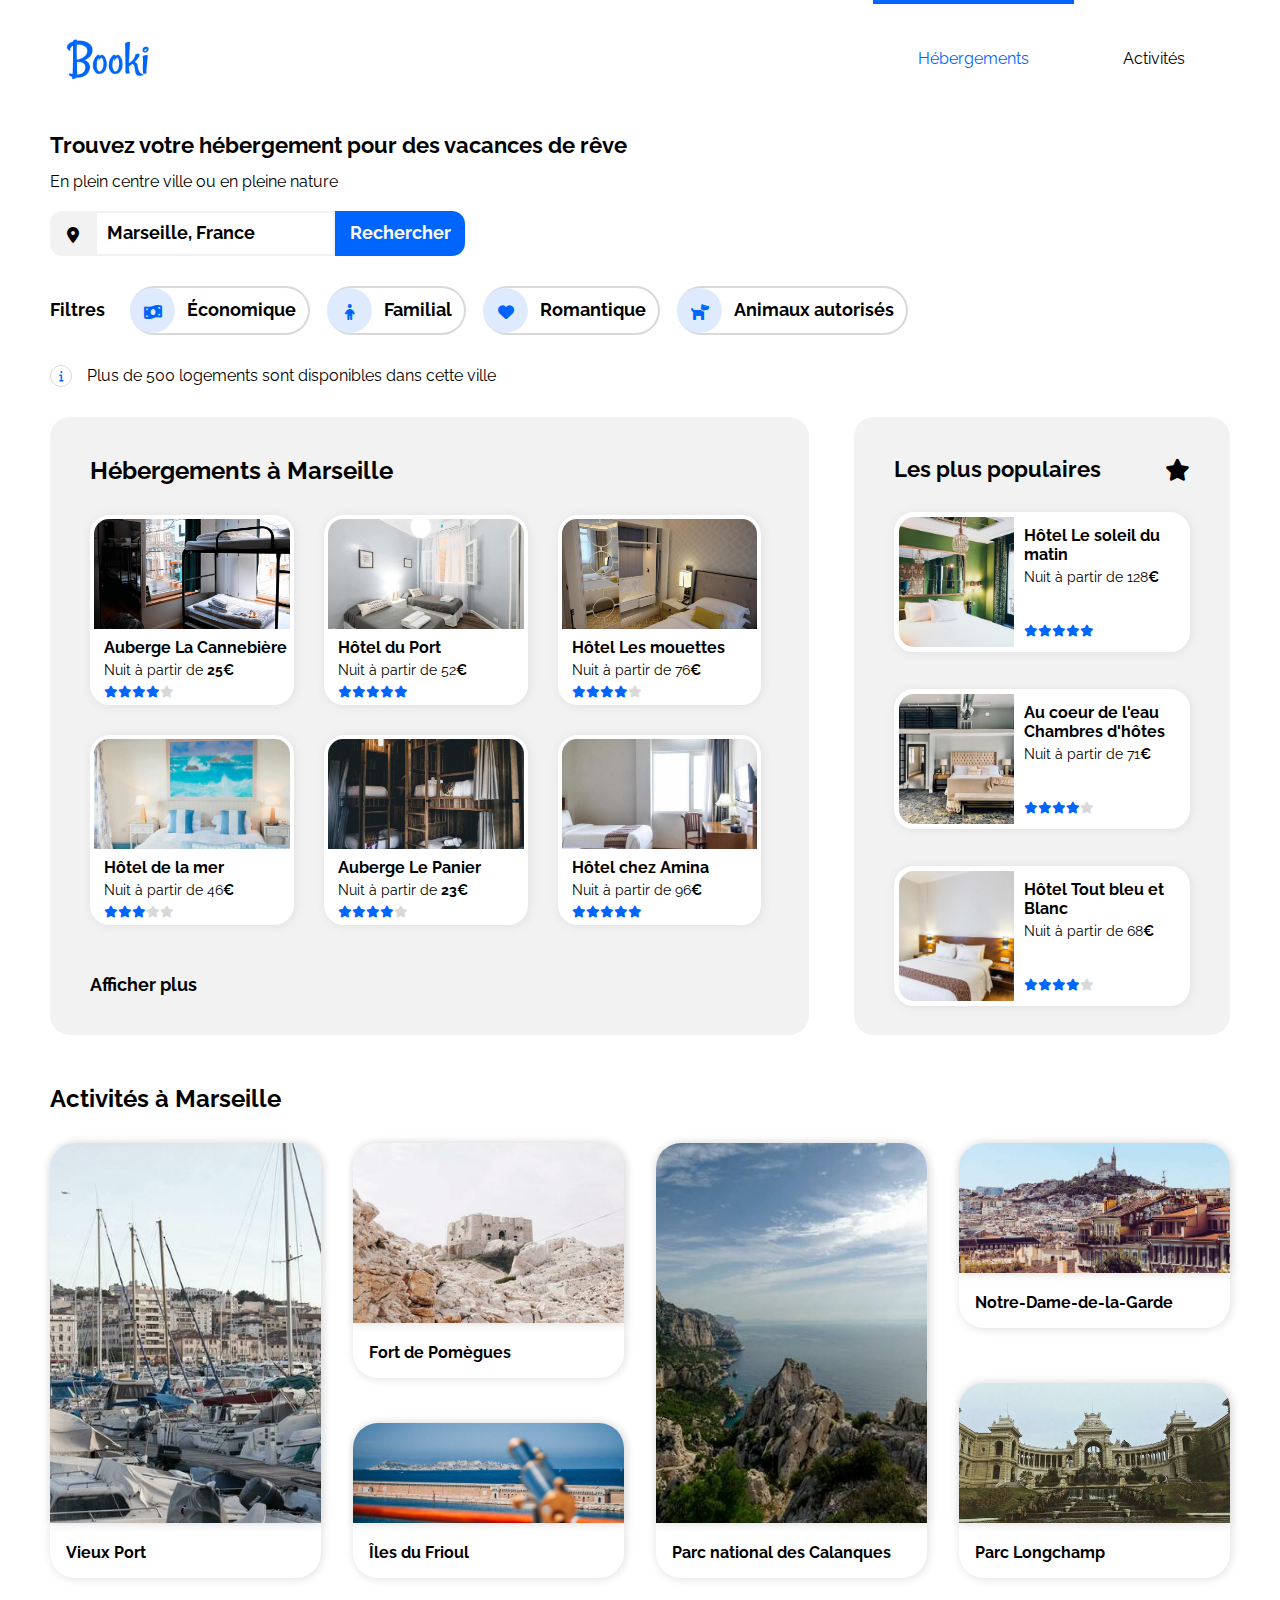
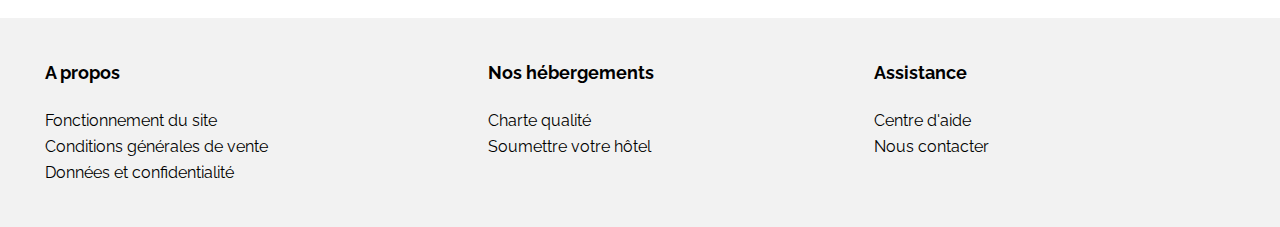
<file: index.html>
<!DOCTYPE html>
<html lang="fr">
  <head>
    <meta charset="utf-8" />
    <meta name="viewport" content="width=device-width, initial-scale=1" />
    <link rel="stylesheet" href="./css/normalize.css" />
    <link rel="stylesheet" href="./css/style.css" />
    <link
      href="https://fonts.googleapis.com/css2?family=Raleway:wght@400;700&display=swap"
      rel="stylesheet"
    />
    <link
      rel="stylesheet"
      href="https://cdnjs.cloudflare.com/ajax/libs/font-awesome/6.2.0/css/all.min.css"
    />
    <link rel="shortcut icon" href="./images/logo/Booki@3x.png" />
    <title>Booki</title>
  </head>

  <body>
    <div id="container">
      <!-- Header -->
      <header>
        <img id="logo" src="./images/logo/Booki.png" alt="Booki logo" />
        <nav aria-label="Booki Main Navigation" role="menubar">
          <a role="menuitem" class="menu-item active" href="#page-accommodation"
            >Hébergements</a
          >
          <a role="menuitem" class="menu-item" href="#page-activities"
            >Activités</a
          >
        </nav>
      </header>

      <!-- Main -->
      <main>
        <!-- Section search -->
        <section
          aria-label="Find your accommodation for a dream vacation"
          class="search"
        >
          <h1>Trouvez votre hébergement pour des vacances de rêve</h1>
          <p>En plein centre ville ou en pleine nature</p>

          <form role="search" action="#" class="formula">
            <label class="visuallyhidden">search</label>
            <i class="dark-icon fas fa-map-marker-alt"></i>
            <input
              type="search"
              name="destination"
              class="destination"
              placeholder="Marseille, France"
              aria-label="Search through site content"
            />
            <button
              aria-label="submit your search"
              type="submit"
              class="search-French"
            >
              Rechercher
            </button>
            <button type="button" class="search-button">
              <i class="fas fa-search"></i>
            </button>
          </form>
        </section>

        <!-- Section filter -->
        <section aria-label="Filters" class="filter">
          <h2>Filtres</h2>
          <ul>
            <li>
              <i class="blue-icon fas fa-money-bill-wave"></i
              ><a href="#">Économique</a>
            </li>
            <li>
              <i class="blue-icon fas fa-child"></i><a href="#">Familial</a>
            </li>
            <li>
              <i class="blue-icon fas fa-heart"></i><a href="#">Romantique</a>
            </li>
            <li>
              <i class="blue-icon fas fa-dog"></i
              ><a href="#">Animaux autorisés</a>
            </li>
          </ul>
        </section>

        <!-- Info -->
        <div class="tooltip" role="tooltip">
          <i class="fas fa-info"> </i>
          <p>Plus de 500 logements sont disponibles dans cette ville</p>
          <span class="tooltiptext">Beaucoup de choix, dis donc !</span>
        </div>

        <!-- Section accommodation-->
        <section
          aria-label="Accommodation in Marseille"
          id="page-accommodation"
        >
          <!-- accommodation in Marseille-->
          <div class="accommodation-Marseille">
            <h2>Hébergements à Marseille</h2>
            <div class="card-accommodation-Marseille">
              <article class="card-hotel">
                <a href="#">
                  <img
                    src="./images/hebergements/4_small/marcus-loke-WQJvWU_HZFo-unsplash.jpg"
                    alt="Auberge La Cannebière"
                  />
                  <div class="card-body-hotel">
                    <h3>Auberge La Cannebière</h3>
                    <p>Nuit à partir de <strong>25€</strong></p>
                    <div class="star-rating-M">
                      <i class="full fas fa-star"></i>
                      <i class="full fas fa-star"></i>
                      <i class="full fas fa-star"></i>
                      <i class="full fas fa-star"></i>
                      <i class="empty fas fa-star"></i>
                    </div>
                  </div>
                </a>
              </article>

              <article class="card-hotel">
                <a href="#">
                  <img
                    src="./images/hebergements/4_small/fred-kleber-gTbaxaVLvsg-unsplash.jpg"
                    alt="Hôtel du Port"
                  />
                  <div class="card-body-hotel">
                    <h3>Hôtel du Port</h3>
                    <p>Nuit à partir de 52<strong>€</strong></p>
                    <div class="star-rating-M">
                      <i class="full fas fa-star"></i>
                      <i class="full fas fa-star"></i>
                      <i class="full fas fa-star"></i>
                      <i class="full fas fa-star"></i>
                      <i class="full fas fa-star"></i>
                    </div>
                  </div>
                </a>
              </article>

              <article class="card-hotel">
                <a href="#">
                  <img
                    src="./images/hebergements/4_small/reisetopia-B8WIgxA_PFU-unsplash.jpg"
                    alt="Hôtel Les mouettes"
                  />
                  <div class="card-body-hotel">
                    <h3>Hôtel Les mouettes</h3>
                    <p>Nuit à partir de 76<strong>€</strong></p>
                    <div class="star-rating-M">
                      <i class="full fas fa-star"></i>
                      <i class="full fas fa-star"></i>
                      <i class="full fas fa-star"></i>
                      <i class="full fas fa-star"></i>
                      <i class="empty fas fa-star"></i>
                    </div>
                  </div>
                </a>
              </article>

              <article class="card-hotel">
                <a href="#">
                  <img
                    src="./images/hebergements/4_small/annie-spratt-Eg1qcIitAuA-unsplash.jpg"
                    alt="Hôtel de la mer"
                  />
                  <div class="card-body-hotel">
                    <h3>Hôtel de la mer</h3>
                    <p>Nuit à partir de 46<strong>€</strong></p>
                    <div class="star-rating-M">
                      <i class="full fas fa-star"></i>
                      <i class="full fas fa-star"></i>
                      <i class="full fas fa-star"></i>
                      <i class="empty fas fa-star"></i>
                      <i class="empty fas fa-star"></i>
                    </div>
                  </div>
                </a>
              </article>

              <article class="card-hotel">
                <a href="#">
                  <img
                    src="./images/hebergements/4_small/nicate-lee-kT-ZyaiwBe0-unsplash.jpg"
                    alt="Auberge Le Panier"
                  />
                  <div class="card-body-hotel">
                    <h3>Auberge Le Panier</h3>
                    <p>Nuit à partir de <strong>23€</strong></p>
                    <div class="star-rating-M">
                      <i class="full fas fa-star"></i>
                      <i class="full fas fa-star"></i>
                      <i class="full fas fa-star"></i>
                      <i class="full fas fa-star"></i>
                      <i class="empty fas fa-star"></i>
                    </div>
                  </div>
                </a>
              </article>

              <article class="card-hotel">
                <a href="#">
                  <img
                    src="./images/hebergements/4_small/febrian-zakaria-M6S1WvfW68A-unsplash.jpg"
                    alt="Hôtel chez Amina"
                  />
                  <div class="card-body-hotel">
                    <h3>Hôtel chez Amina</h3>
                    <p>Nuit à partir de 96<strong>€</strong></p>
                    <div class="star-rating-M">
                      <i class="full fas fa-star"></i>
                      <i class="full fas fa-star"></i>
                      <i class="full fas fa-star"></i>
                      <i class="full fas fa-star"></i>
                      <i class="full fas fa-star"></i>
                    </div>
                  </div>
                </a>
              </article>
            </div>
            <a class="link-show-more" href="#">Afficher plus</a>
          </div>

          <!-- the most popular -->
          <aside class="page-populars">
            <h2>
              Les plus populaires
              <i class="fa-solid fa-star"></i>
            </h2>
            <div class="card-populars">
              <article class="card-populars-hotels">
                <a href="#">
                  <img
                    src="./images/hebergements/4_small/emile-guillemot-Bj_rcSC5XfE-unsplash.jpg"
                    alt="Hôtel Le soleil du matin"
                  />
                  <div class="card-body-populars-hotels">
                    <h3>Hôtel Le soleil du matin</h3>
                    <p>Nuit à partir de 128<strong>€</strong></p>
                    <div class="star-rating-P">
                      <i class="full fas fa-star"></i>
                      <i class="full fas fa-star"></i>
                      <i class="full fas fa-star"></i>
                      <i class="full fas fa-star"></i>
                      <i class="full fas fa-star"></i>
                    </div>
                  </div>
                </a>
              </article>

              <article class="card-populars-hotels">
                <a href="#">
                  <img
                    src="./images/hebergements/4_small/aw-creative-VGs8z60yT2c-unsplash.jpg"
                    alt="Au coeur de l'eau Chambre d'hôtes"
                  />
                  <div class="card-body-populars-hotels">
                    <h3>Au coeur de l'eau Chambres d'hôtes</h3>
                    <p>Nuit à partir de 71<strong>€</strong></p>
                    <div class="star-rating-P">
                      <i class="full fas fa-star"></i>
                      <i class="full fas fa-star"></i>
                      <i class="full fas fa-star"></i>
                      <i class="full fas fa-star"></i>
                      <i class="empty fas fa-star"></i>
                    </div>
                  </div>
                </a>
              </article>

              <article class="card-populars-hotels">
                <a href="#">
                  <img
                    src="./images/hebergements/4_small/febrian-zakaria-sjvU0THccQA-unsplash.jpg"
                    alt="Hôtel Tout bleu et Blanc"
                  />
                  <div class="card-body-populars-hotels">
                    <h3>Hôtel Tout bleu et Blanc</h3>
                    <p>Nuit à partir de 68<strong>€</strong></p>
                    <div class="star-rating-P">
                      <i class="full fas fa-star"></i>
                      <i class="full fas fa-star"></i>
                      <i class="full fas fa-star"></i>
                      <i class="full fas fa-star"></i>
                      <i class="empty fas fa-star"></i>
                    </div>
                  </div>
                </a>
              </article>
            </div>
          </aside>
        </section>

        <!-- Section activities in Marseille-->
        <section aria-label="Activities in Marseille" id="page-activities">
          <h2>Activités à Marseille</h2>
          <div class="card-activities">
            <article class="card-one">
              <a href="#">
                <figure class="one-image">
                  <img
                    src="./images/activites/4_small/reno-laithienne-QUgJhdY5Fyk-unsplash.jpg"
                    alt="Vieux Port"
                  />
                  <h3>Vieux Port</h3>
                </figure>
              </a>
            </article>

            <div class="card-group">
              <article class="card-group-1">
                <a href="#">
                  <figure>
                    <img
                      src="./images/activites/4_small/paul-hermann-QFTrLdQIRhI-unsplash.jpg"
                      alt="Fort de Pomègues"
                    />
                    <h3>Fort de Pomègues</h3>
                  </figure>
                </a>
              </article>

              <article class="card-group-2">
                <a href="#">
                  <figure>
                    <img
                      src="./images/activites/4_small/kevin-hikari-rV_Qd1l-VXg-unsplash.jpg"
                      alt="Île du Frioul"
                    />
                    <h3>Îles du Frioul</h3>
                  </figure>
                </a>
              </article>
            </div>

            <article class="card-one">
              <a href="#">
                <figure class="one-image">
                  <img
                    src="./images/activites/4_small/kilyan-sockalingum-NR8-cBCN3aI-unsplash.jpg"
                    alt="Parc national des Calanques"
                  />
                  <h3>Parc national des Calanques</h3>
                </figure>
              </a>
            </article>

            <div class="card-group">
              <article class="card-group-3">
                <a href="#">
                  <figure>
                    <img
                      src="./images/activites/4_small/florian-wehde-xW9e8gdotxI-unsplash.jpg"
                      alt="Notre-Dame-de-la-Garde"
                    />
                    <h3>Notre-Dame-de-la-Garde</h3>
                  </figure>
                </a>
              </article>

              <article class="card-group-4">
                <a href="#">
                  <figure>
                    <img
                      src="./images/activites/4_small/lena-paulin-wH2-EJoDcV0-unsplash.jpg"
                      alt="Parc Longchamps"
                    />
                    <h3>Parc Longchamp</h3>
                  </figure>
                </a>
              </article>
            </div>
          </div>
        </section>
      </main>

      <!--Footer  -->
      <footer aria-label="Footer">
        <div>
          <h2>A propos</h2>
          <ul>
            <li><a href="#">Fonctionnement du site</a></li>
            <li><a href="#">Conditions générales de vente</a></li>
            <li><a href="#">Données et confidentialité</a></li>
          </ul>
        </div>

        <div>
          <h2>Nos hébergements</h2>
          <ul>
            <li><a href="#">Charte qualité</a></li>
            <li><a href="#">Soumettre votre hôtel</a></li>
          </ul>
        </div>

        <div>
          <h2>Assistance</h2>
          <ul>
            <li><a href="#">Centre d'aide</a></li>
            <li><a href="#">Nous contacter</a></li>
          </ul>
        </div>
      </footer>
    </div>
  </body>
</html>
</file>
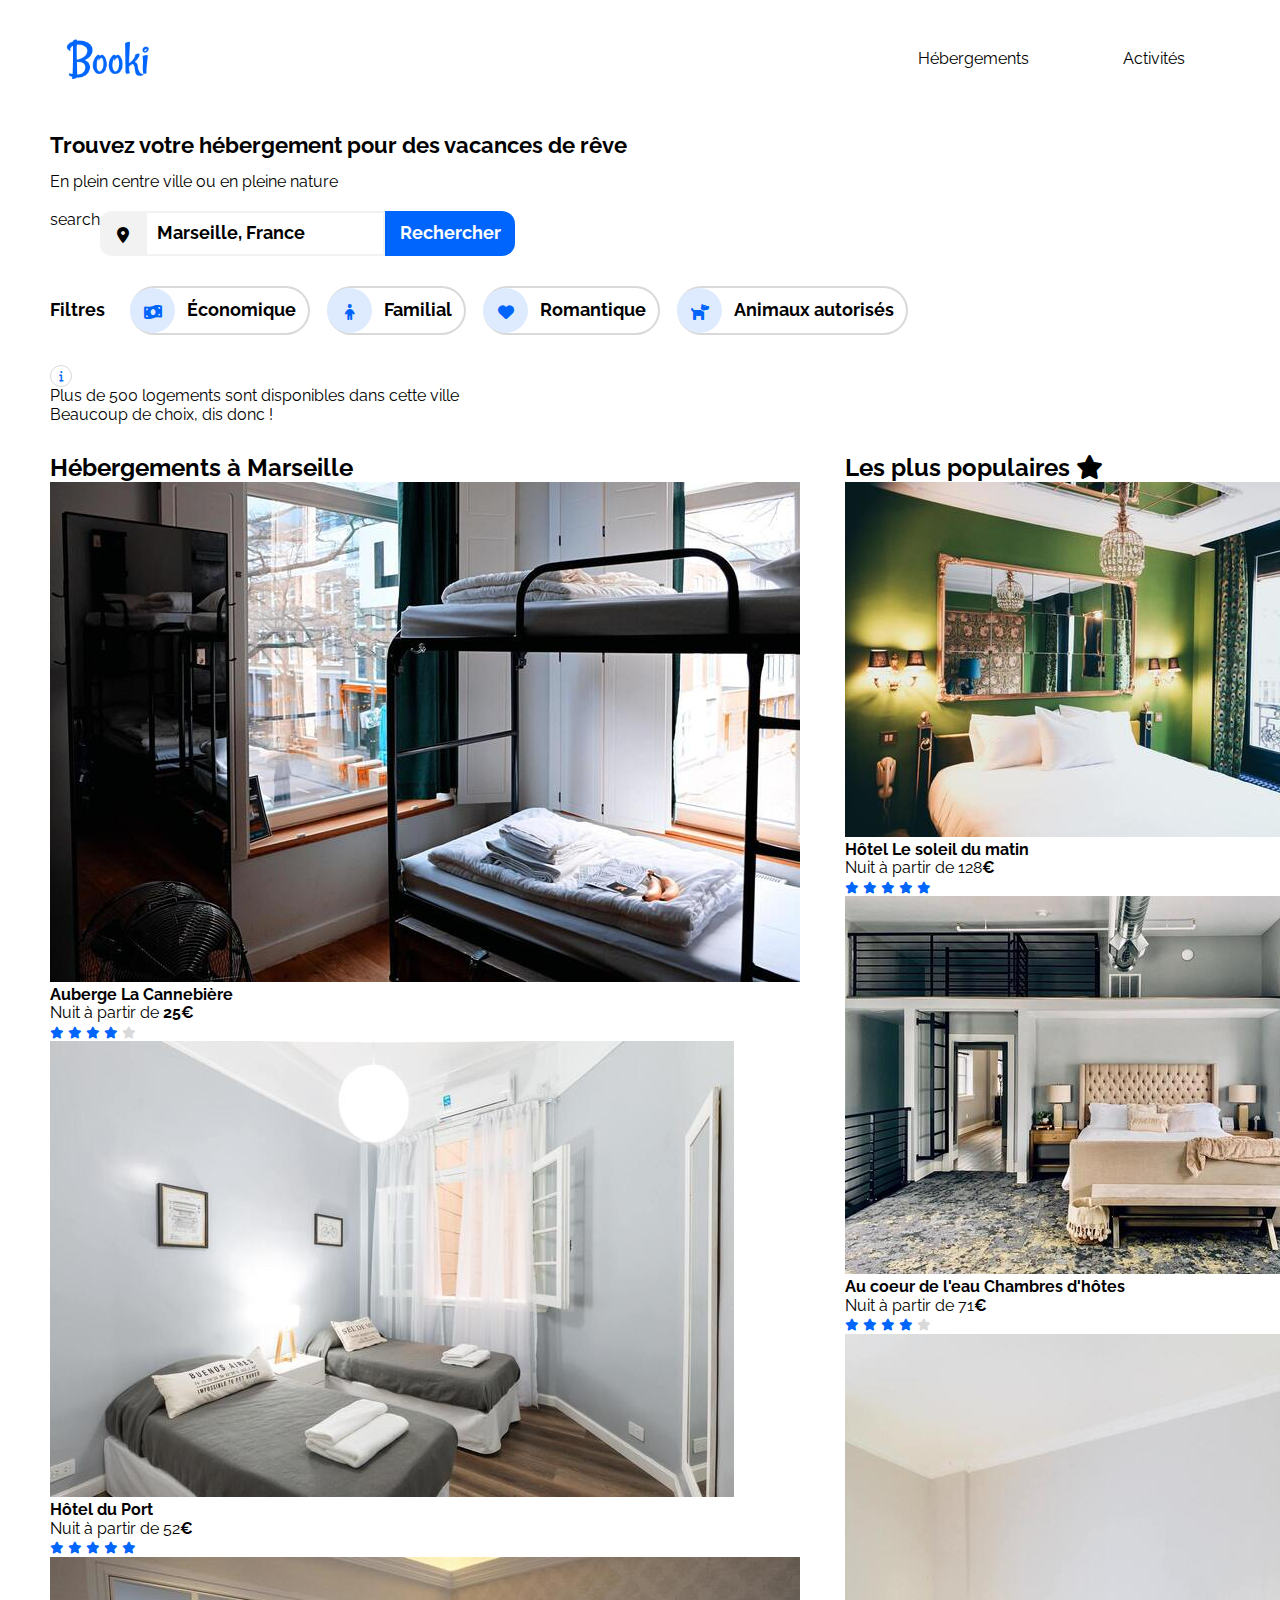
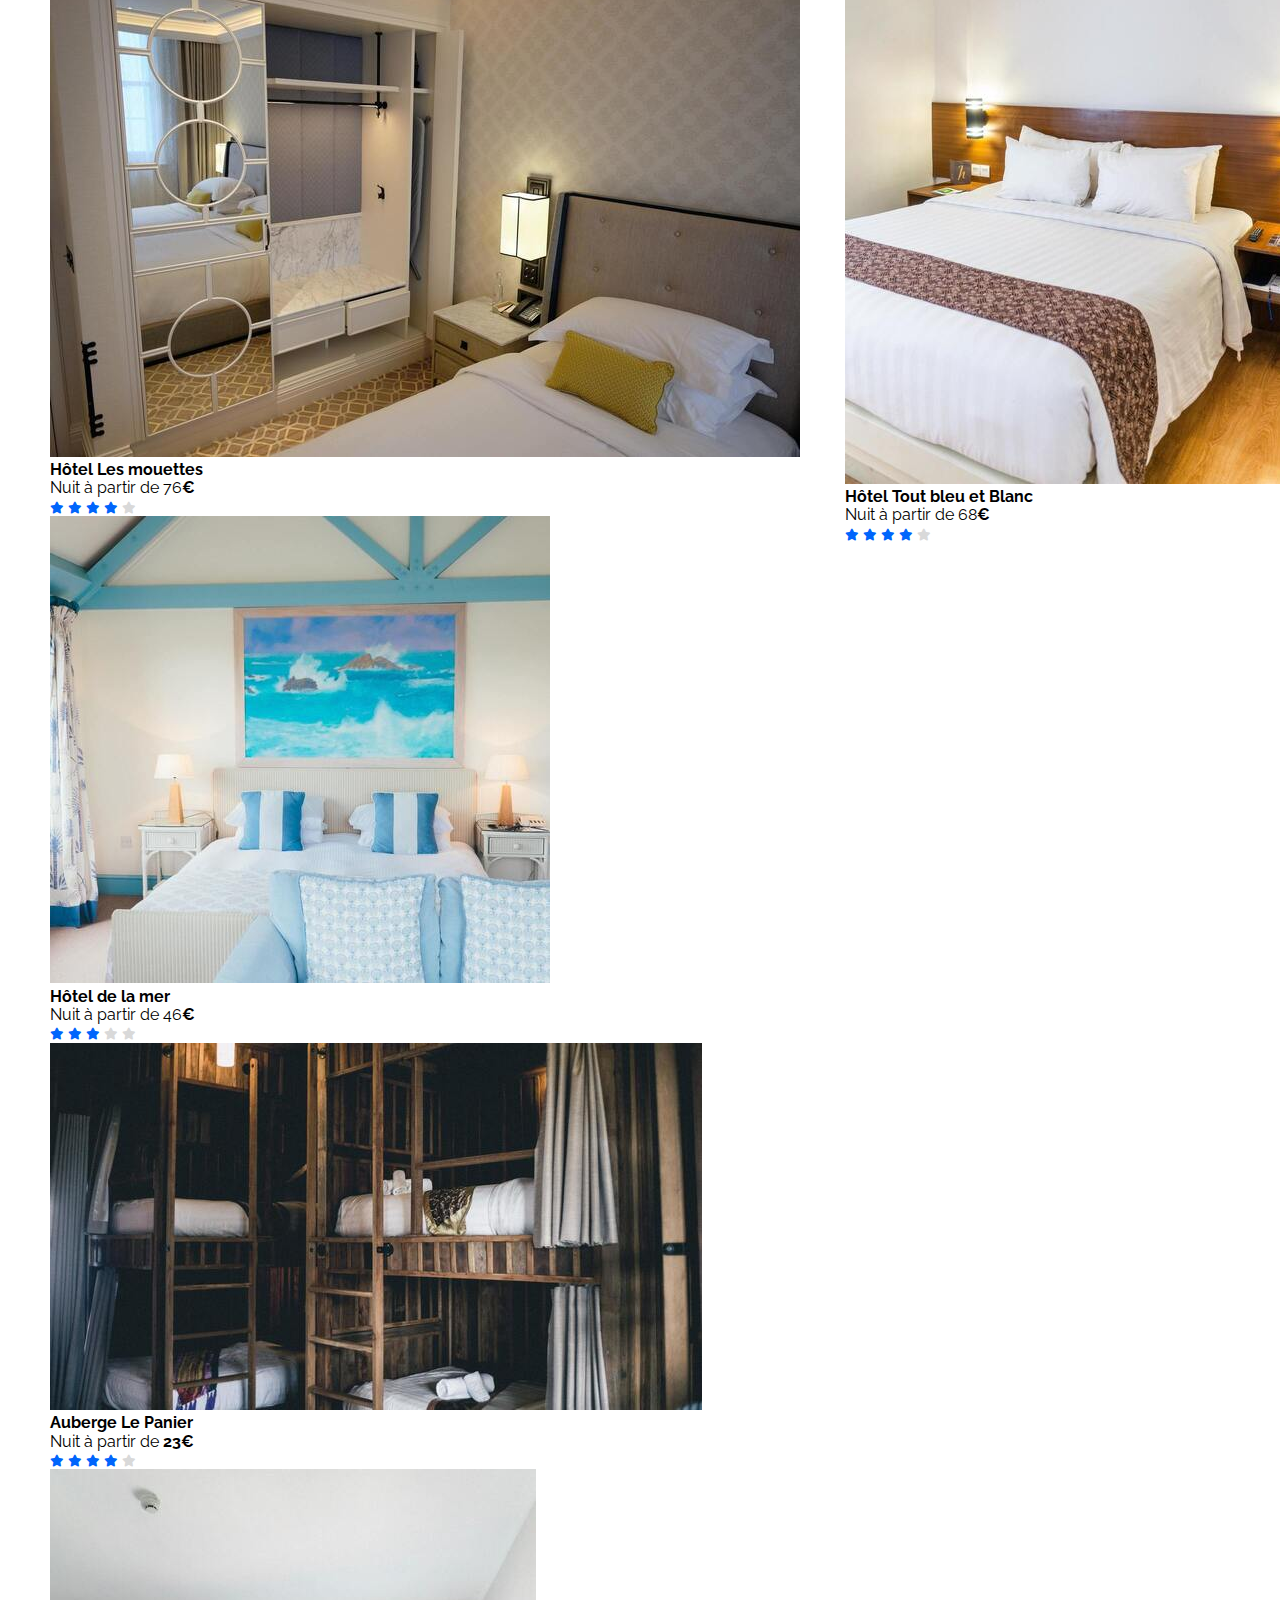
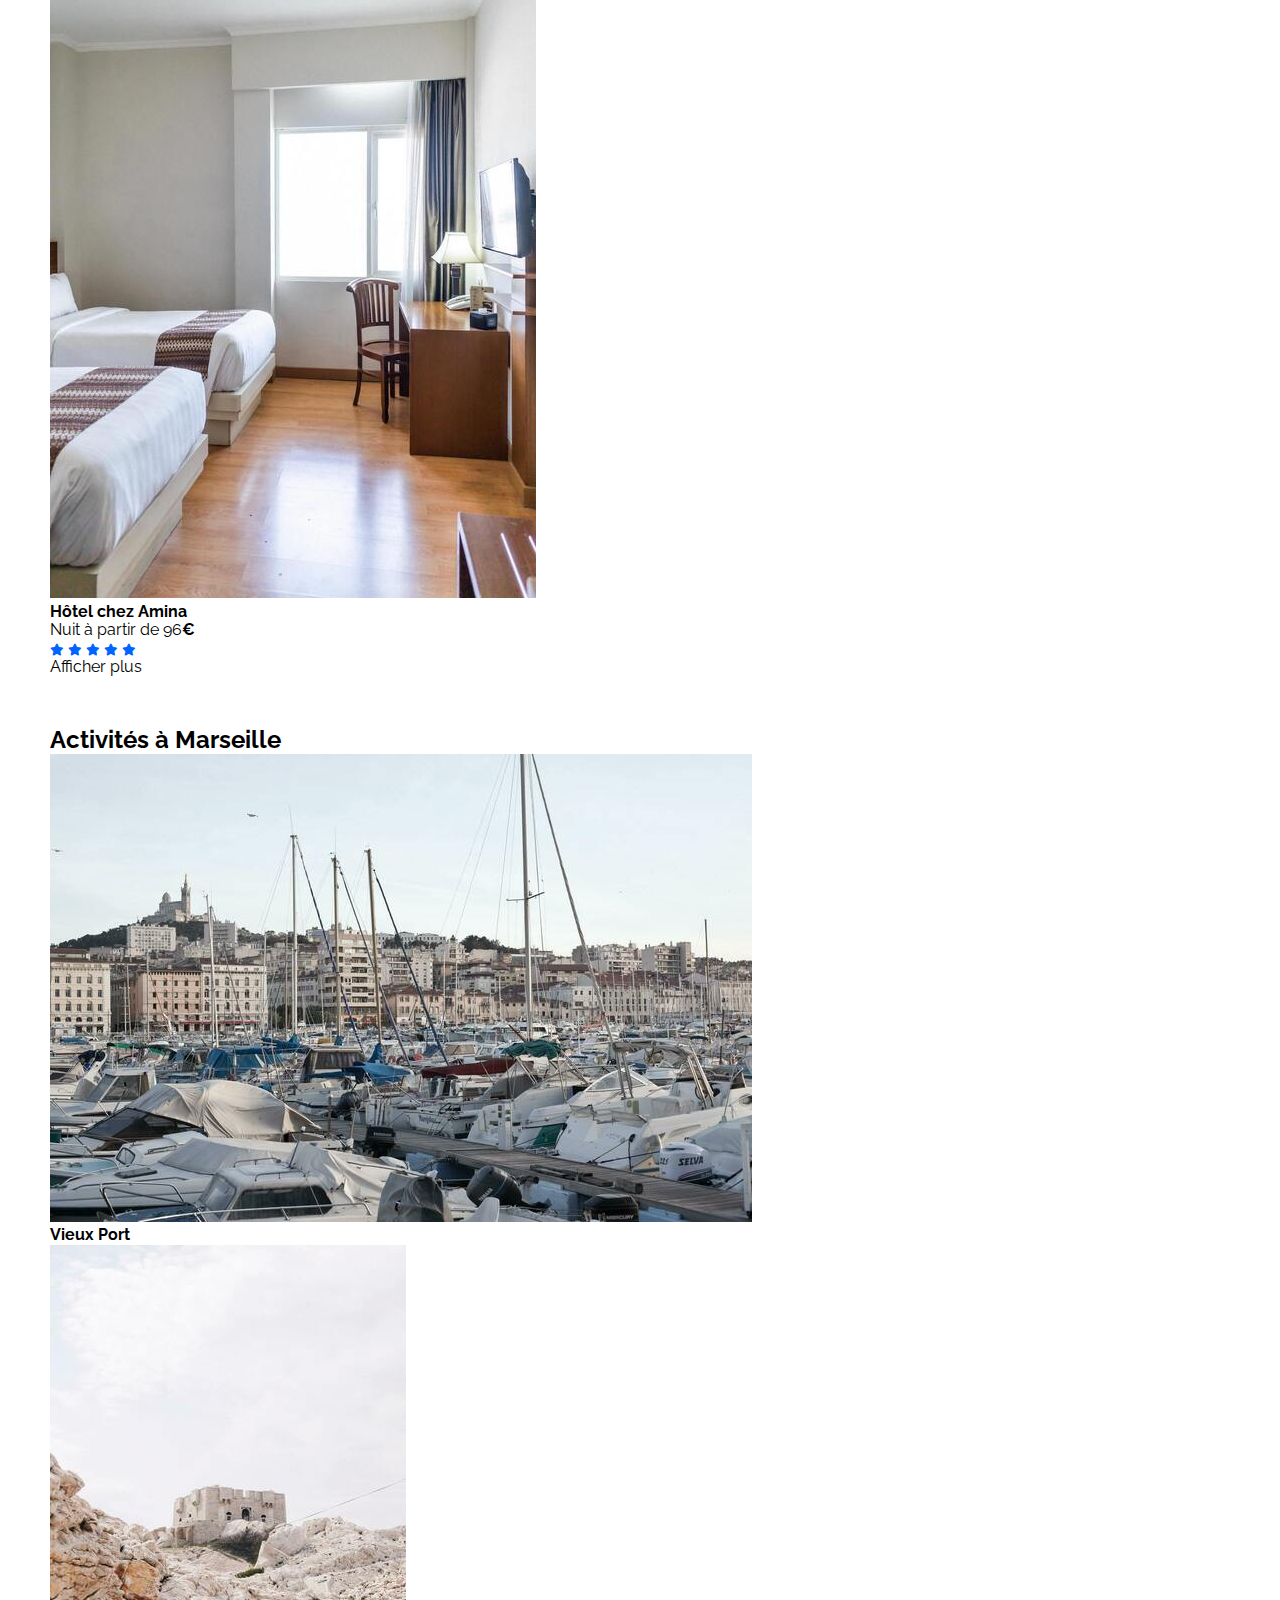
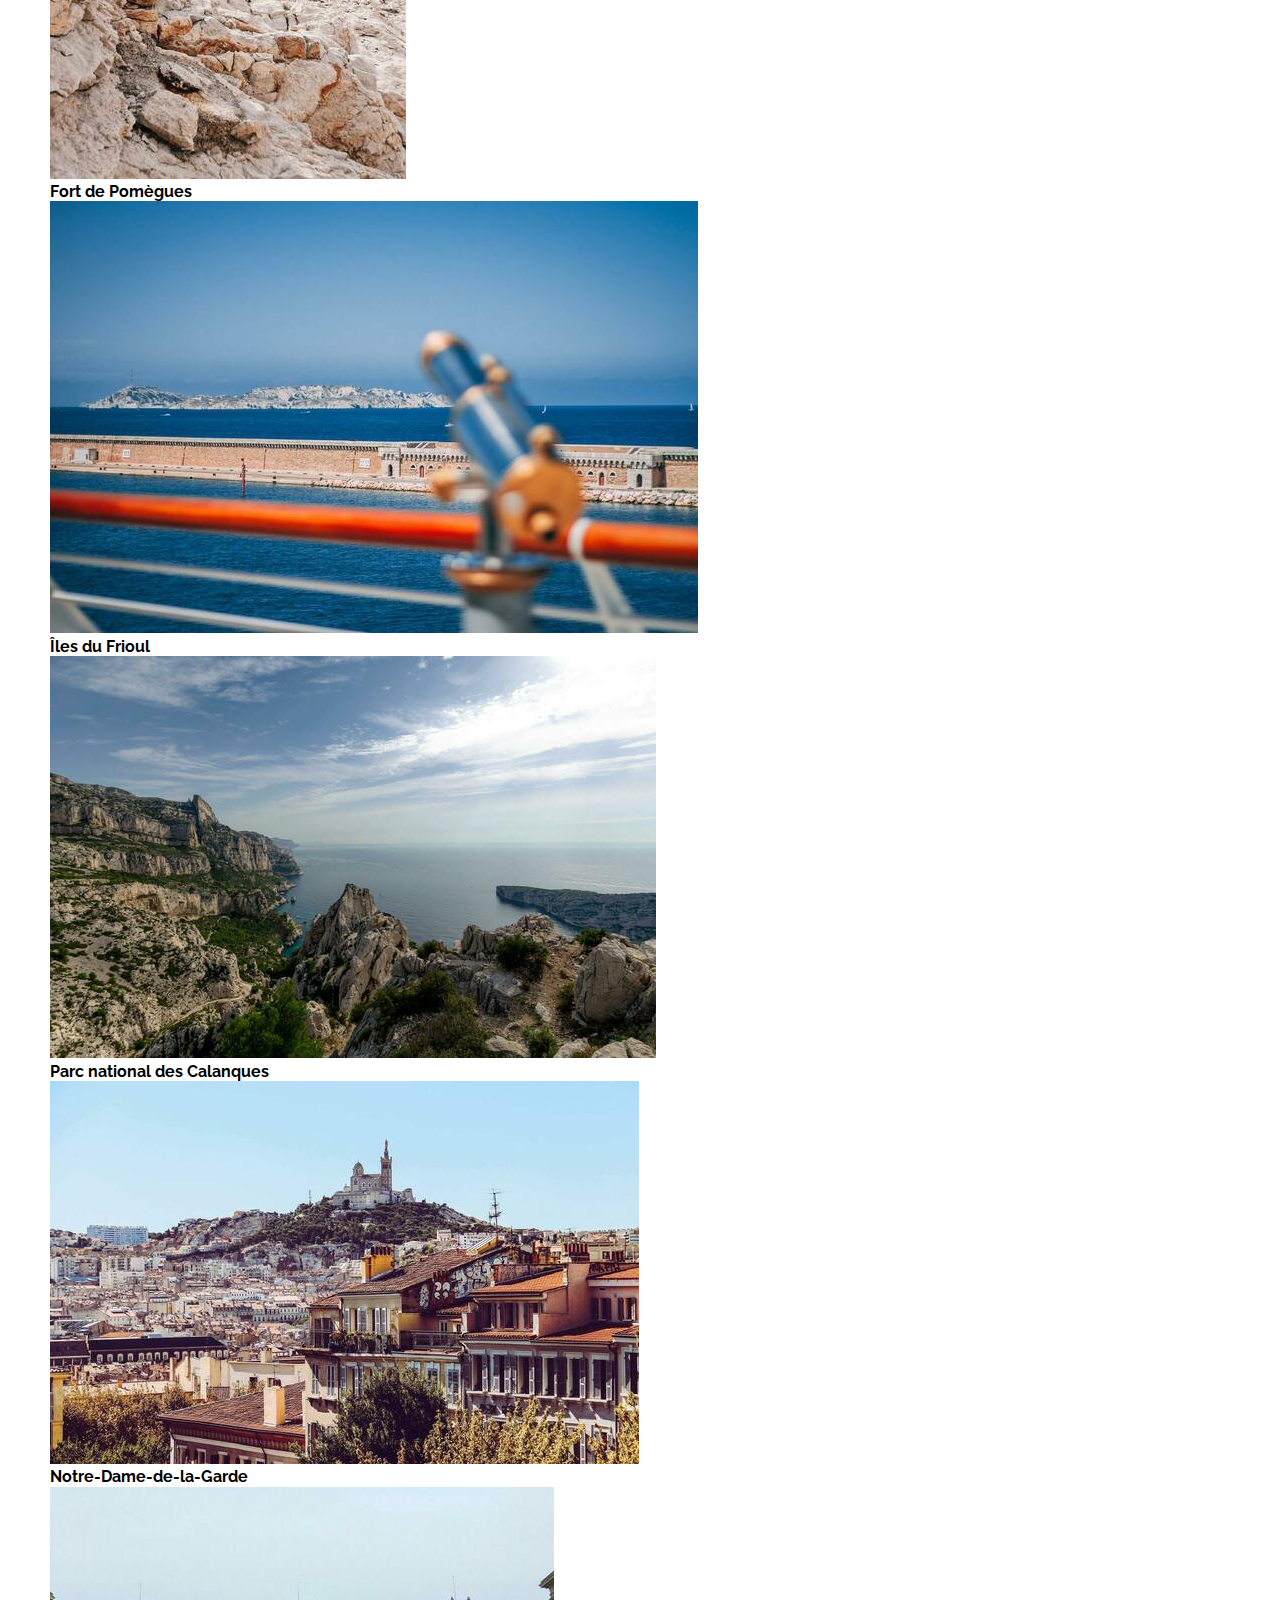
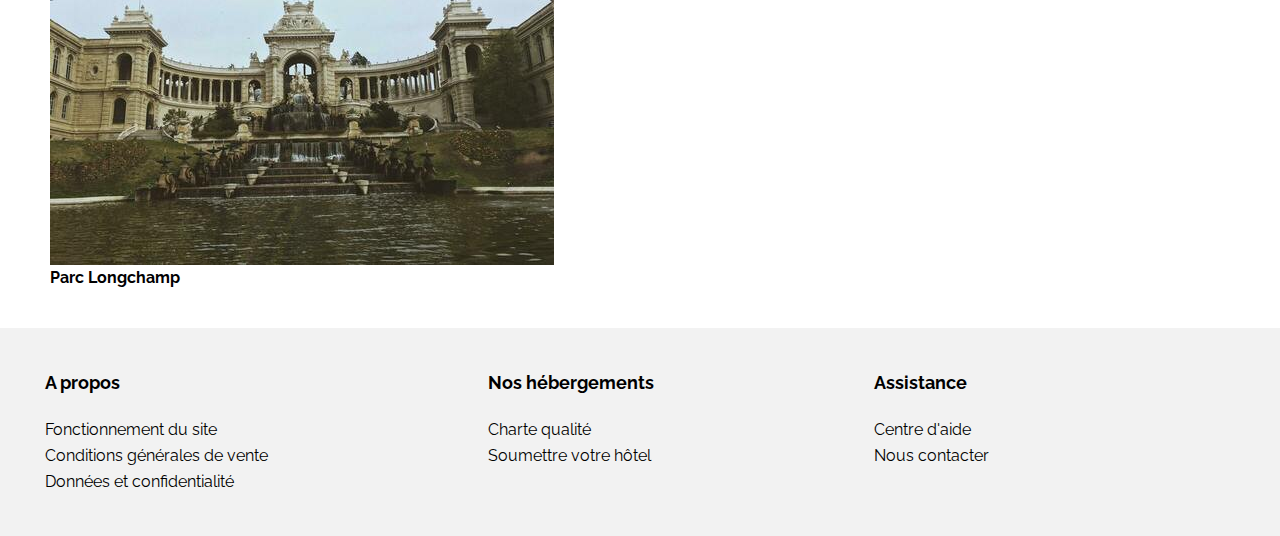
<file: openClass_projet_2/index.html>
<!DOCTYPE html>
<html lang="fr">
  <head>
    <meta charset="utf-8" />
    <meta name="viewport" content="width=device-width, initial-scale=1" />
    <link rel="stylesheet" href="./css/normalize.css" />
    <link rel="stylesheet" href="./css/style.css" />
    <link
      href="https://fonts.googleapis.com/css2?family=Raleway:wght@400;700&display=swap"
      rel="stylesheet"
    />
    <link
      rel="stylesheet"
      href="https://cdnjs.cloudflare.com/ajax/libs/font-awesome/6.2.0/css/all.min.css"
    />
    <link rel="shortcut icon" href="./assets/logo/Booki@3x.png" />
    <title>Booki</title>
  </head>

  <body>
    <div id="container">
      <!-- Header -->
      <header>
        <img id="logo" src="./assets/logo/Booki.png" alt="Booki logo" />
        <nav aria-label="Booki Main Navigation" role="menubar">
          <a role="menuitem" class="menu-item active" href="#page-accommodation"
            >Hébergements</a
          >
          <a role="menuitem" class="menu-item" href="#page-activities"
            >Activités</a
          >
        </nav>
      </header>

      <!-- Main -->
      <main>
        <!-- Section search -->
        <section
          aria-label="Find your accommodation for a dream vacation"
          class="search"
        >
          <h1>Trouvez votre hébergement pour des vacances de rêve</h1>
          <p>En plein centre ville ou en pleine nature</p>

          <form role="search" action="#" class="formula">
            <label class="visuallyhidden">search</label>
            <i class="dark-icon fas fa-map-marker-alt"></i>
            <input
              type="search"
              name="destination"
              class="destination"
              placeholder="Marseille, France"
              aria-label="Search through site content"
            />
            <button
              aria-label="submit your search"
              type="submit"
              class="search-French"
            >
              Rechercher
            </button>
          </form>
        </section>

        <!-- Section filter -->
        <section aria-label="Filters" class="filter">
          <h2>Filtres</h2>
          <ul>
            <li>
              <i class="blue-icon fas fa-money-bill-wave"></i
              ><a href="#">Économique</a>
            </li>
            <li>
              <i class="blue-icon fas fa-child"></i><a href="#">Familial</a>
            </li>
            <li>
              <i class="blue-icon fas fa-heart"></i><a href="#">Romantique</a>
            </li>
            <li>
              <i class="blue-icon fas fa-dog"></i
              ><a href="#">Animaux autorisés</a>
            </li>
          </ul>
        </section>

        <!-- Info -->
        <div class="tooltip" role="tooltip">
          <i class="fas fa-info"> </i>
          <p>Plus de 500 logements sont disponibles dans cette ville</p>
          <span class="tooltiptext">Beaucoup de choix, dis donc !</span>
        </div>

        <!-- Section accommodation-->
        <section
          aria-label="Accommodation in Marseille"
          id="page-accommodation"
        >
          <!-- accommodation in Marseille-->
          <div class="accommodation-Marseille">
            <h2>Hébergements à Marseille</h2>
            <div class="card-accommodation-Marseille">
              <article class="card-hotel">
                <a href="#">
                  <img
                    src="./assets/hebergements/4_small/marcus-loke-WQJvWU_HZFo-unsplash.jpg"
                    alt="Auberge La Cannebière"
                  />
                  <div class="card-body-hotel">
                    <h3>Auberge La Cannebière</h3>
                    <p>Nuit à partir de <strong>25€</strong></p>
                    <div class="star-rating-M">
                      <i class="full fas fa-star"></i>
                      <i class="full fas fa-star"></i>
                      <i class="full fas fa-star"></i>
                      <i class="full fas fa-star"></i>
                      <i class="empty fas fa-star"></i>
                    </div>
                  </div>
                </a>
              </article>

              <article class="card-hotel">
                <a href="#">
                  <img
                    src="./assets/hebergements/4_small/fred-kleber-gTbaxaVLvsg-unsplash.jpg"
                    alt="Hôtel du Port"
                  />
                  <div class="card-body-hotel">
                    <h3>Hôtel du Port</h3>
                    <p>Nuit à partir de 52<strong>€</strong></p>
                    <div class="star-rating-M">
                      <i class="full fas fa-star"></i>
                      <i class="full fas fa-star"></i>
                      <i class="full fas fa-star"></i>
                      <i class="full fas fa-star"></i>
                      <i class="full fas fa-star"></i>
                    </div>
                  </div>
                </a>
              </article>

              <article class="card-hotel">
                <a href="#">
                  <img
                    src="./assets/hebergements/4_small/reisetopia-B8WIgxA_PFU-unsplash.jpg"
                    alt="Hôtel Les mouettes"
                  />
                  <div class="card-body-hotel">
                    <h3>Hôtel Les mouettes</h3>
                    <p>Nuit à partir de 76<strong>€</strong></p>
                    <div class="star-rating-M">
                      <i class="full fas fa-star"></i>
                      <i class="full fas fa-star"></i>
                      <i class="full fas fa-star"></i>
                      <i class="full fas fa-star"></i>
                      <i class="empty fas fa-star"></i>
                    </div>
                  </div>
                </a>
              </article>

              <article class="card-hotel">
                <a href="#">
                  <img
                    src="./assets/hebergements/4_small/annie-spratt-Eg1qcIitAuA-unsplash.jpg"
                    alt="Hôtel de la mer"
                  />
                  <div class="card-body-hotel">
                    <h3>Hôtel de la mer</h3>
                    <p>Nuit à partir de 46<strong>€</strong></p>
                    <div class="star-rating-M">
                      <i class="full fas fa-star"></i>
                      <i class="full fas fa-star"></i>
                      <i class="full fas fa-star"></i>
                      <i class="empty fas fa-star"></i>
                      <i class="empty fas fa-star"></i>
                    </div>
                  </div>
                </a>
              </article>

              <article class="card-hotel">
                <a href="#">
                  <img
                    src="./assets/hebergements/4_small/nicate-lee-kT-ZyaiwBe0-unsplash.jpg"
                    alt="Auberge Le Panier"
                  />
                  <div class="card-body-hotel">
                    <h3>Auberge Le Panier</h3>
                    <p>Nuit à partir de <strong>23€</strong></p>
                    <div class="star-rating-M">
                      <i class="full fas fa-star"></i>
                      <i class="full fas fa-star"></i>
                      <i class="full fas fa-star"></i>
                      <i class="full fas fa-star"></i>
                      <i class="empty fas fa-star"></i>
                    </div>
                  </div>
                </a>
              </article>

              <article class="card-hotel">
                <a href="#">
                  <img
                    src="./assets/hebergements/4_small/febrian-zakaria-M6S1WvfW68A-unsplash.jpg"
                    alt="Hôtel chez Amina"
                  />
                  <div class="card-body-hotel">
                    <h3>Hôtel chez Amina</h3>
                    <p>Nuit à partir de 96<strong>€</strong></p>
                    <div class="star-rating-M">
                      <i class="full fas fa-star"></i>
                      <i class="full fas fa-star"></i>
                      <i class="full fas fa-star"></i>
                      <i class="full fas fa-star"></i>
                      <i class="full fas fa-star"></i>
                    </div>
                  </div>
                </a>
              </article>
            </div>
            <a class="link-show-more" href="#">Afficher plus</a>
          </div>

          <!-- the most popular -->
          <aside class="page-populars">
            <h2>
              Les plus populaires
              <i class="fa-solid fa-star"></i>
            </h2>
            <div class="card-populars">
              <article class="card-populars-hotels">
                <a href="#">
                  <img
                    src="./assets/hebergements/4_small/emile-guillemot-Bj_rcSC5XfE-unsplash.jpg"
                    alt="Hôtel Le soleil du matin"
                  />
                  <div class="card-body-populars-hotels">
                    <h3>Hôtel Le soleil du matin</h3>
                    <p>Nuit à partir de 128<strong>€</strong></p>
                    <div class="star-rating-P">
                      <i class="full fas fa-star"></i>
                      <i class="full fas fa-star"></i>
                      <i class="full fas fa-star"></i>
                      <i class="full fas fa-star"></i>
                      <i class="full fas fa-star"></i>
                    </div>
                  </div>
                </a>
              </article>

              <article class="card-populars-hotels">
                <a href="#">
                  <img
                    src="./assets/hebergements/4_small/aw-creative-VGs8z60yT2c-unsplash.jpg"
                    alt="Au coeur de l'eau Chambre d'hôtes"
                  />
                  <div class="card-body-populars-hotels">
                    <h3>Au coeur de l'eau Chambres d'hôtes</h3>
                    <p>Nuit à partir de 71<strong>€</strong></p>
                    <div class="star-rating-P">
                      <i class="full fas fa-star"></i>
                      <i class="full fas fa-star"></i>
                      <i class="full fas fa-star"></i>
                      <i class="full fas fa-star"></i>
                      <i class="empty fas fa-star"></i>
                    </div>
                  </div>
                </a>
              </article>

              <article class="card-populars-hotels">
                <a href="#">
                  <img
                    src="./assets/hebergements/4_small/febrian-zakaria-sjvU0THccQA-unsplash.jpg"
                    alt="Hôtel Tout bleu et Blanc"
                  />
                  <div class="card-body-populars-hotels">
                    <h3>Hôtel Tout bleu et Blanc</h3>
                    <p>Nuit à partir de 68<strong>€</strong></p>
                    <div class="star-rating-P">
                      <i class="full fas fa-star"></i>
                      <i class="full fas fa-star"></i>
                      <i class="full fas fa-star"></i>
                      <i class="full fas fa-star"></i>
                      <i class="empty fas fa-star"></i>
                    </div>
                  </div>
                </a>
              </article>
            </div>
          </aside>
        </section>

        <!-- Section activities in Marseille-->
        <section aria-label="Activities in Marseille" id="page-activities">
          <h2>Activités à Marseille</h2>
          <div class="card-activities">
            <article class="card-one">
              <a href="#">
                <figure class="one-image">
                  <img
                    src="./assets/activites/4_small/reno-laithienne-QUgJhdY5Fyk-unsplash.jpg"
                    alt="Vieux Port"
                  />
                  <h3>Vieux Port</h3>
                </figure>
              </a>
            </article>

            <div class="card-group">
              <article class="card-group-1">
                <a href="#">
                  <figure>
                    <img
                      src="./assets/activites/4_small/paul-hermann-QFTrLdQIRhI-unsplash.jpg"
                      alt="Fort de Pomègues"
                    />
                    <h3>Fort de Pomègues</h3>
                  </figure>
                </a>
              </article>

              <article class="card-group-2">
                <a href="#">
                  <figure>
                    <img
                      src="./assets/activites/4_small/kevin-hikari-rV_Qd1l-VXg-unsplash.jpg"
                      alt="Île du Frioul"
                    />
                    <h3>Îles du Frioul</h3>
                  </figure>
                </a>
              </article>
            </div>

            <article class="card-one">
              <a href="#">
                <figure class="one-image">
                  <img
                    src="./assets/activites/4_small/kilyan-sockalingum-NR8-cBCN3aI-unsplash.jpg"
                    alt="Parc national des Calanques"
                  />
                  <h3>Parc national des Calanques</h3>
                </figure>
              </a>
            </article>

            <div class="card-group">
              <article class="card-group-3">
                <a href="#">
                  <figure>
                    <img
                      src="./assets/activites/4_small/florian-wehde-xW9e8gdotxI-unsplash.jpg"
                      alt="Notre-Dame-de-la-Garde"
                    />
                    <h3>Notre-Dame-de-la-Garde</h3>
                  </figure>
                </a>
              </article>

              <article class="card-group-4">
                <a href="#">
                  <figure>
                    <img
                      src="./assets/activites/4_small/lena-paulin-wH2-EJoDcV0-unsplash.jpg"
                      alt="Parc Longchamps"
                    />
                    <h3>Parc Longchamp</h3>
                  </figure>
                </a>
              </article>
            </div>
          </div>
        </section>
      </main>

      <!--Footer  -->
      <footer aria-label="Footer">
        <div>
          <h2>A propos</h2>
          <ul>
            <li><a href="#">Fonctionnement du site</a></li>
            <li><a href="#">Conditions générales de vente</a></li>
            <li><a href="#">Données et confidentialité</a></li>
          </ul>
        </div>

        <div>
          <h2>Nos hébergements</h2>
          <ul>
            <li><a href="#">Charte qualité</a></li>
            <li><a href="#">Soumettre votre hôtel</a></li>
          </ul>
        </div>

        <div>
          <h2>Assistance</h2>
          <ul>
            <li><a href="#">Centre d'aide</a></li>
            <li><a href="#">Nous contacter</a></li>
          </ul>
        </div>
      </footer>
    </div>
  </body>
</html>
</file>
<file: css/style.css>
body {
  font-family: 'Raleway', sans-serif;
  color: #000000;
  font-size: 16px;
}

/* globals for different navigators */

*,
*:before,
*:after {
  box-sizing: border-box; /* Opera/IE 8+ */
  -moz-box-sizing: border-box; /* Firefox, autres Gecko */
  -webkit-box-sizing: border-box; /* Safari/Chrome, autres WebKit */
  margin: 0;
  padding: 0;
}

/* DESKTOP */

a {
  text-decoration: none;
  color: #000000;
}

img {
  object-fit: cover;
}

/* HEADER */

header {
  display: flex;
  justify-content: space-between;
  align-items: center;
  height: 118px;
  margin: 0 50px;
}

#logo {
  width: 130px;
  margin-left: 16px;
}

/* MAIN */
main {
  margin: 0 50px;
}

/* NAV */

.menu-item {
  padding: 0 45px;
}

.active,
.menu-item:hover {
  border-top: 4px solid #0065fc;
  padding: 45px;
  color: #0065fc;
}

/* section search */

.search h1 {
  font-size: 22px;
}

.formula {
  display: flex;
  margin-top: 20px;
}

/* hide the label for accessibility, because it's clear visually and keep label available for assistive tech */
.visuallyhidden {
  border: 0;
  clip: rect(0 0 0 0);
  height: 1px;
  margin: -1px;
  overflow: hidden;
  padding: 0;
  position: absolute;
  width: 1px;
}

.fa-map-marker-alt {
  width: 45px;
  height: 45px;
  color: #000000;
  background-color: #f2f2f2;
  border: 3px #f2f2f2 solid;
  padding: 13px;
  border-radius: 12px 0px 0px 12px;
  text-align: center;
  font-size: 16px;
}

.destination {
  border: 2px #f2f2f2 solid;
  font-size: 18px;
  font-weight: bold;
  width: 240px;
  text-indent: 10px;
}

/* for displaying black color font in placeholder to Chrome & Firefox */

::-webkit-input-placeholder {
  color: #000000;
  opacity: 1;
}
::-moz-placeholder {
  color: #000000;
  opacity: 1;
}
input:-moz-placeholder {
  color: #000000;
  opacity: 1;
}

.search-French {
  border-radius: 0 13px 13px 0;
  background: #0065fc;
  color: #ffff;
  border-style: none;
  font-weight: bold;
  width: 130px;
  font-size: 18px;
}

.search-button {
  display: none;
}

/* section filter */

.filter {
  display: flex;
  flex-wrap: wrap;
  align-items: center;
  margin: 30px 0px;
  gap: 25px;
}

.filter h2 {
  font-weight: bold;
  font-size: 18px;
}

.filter ul {
  display: flex;
  flex-wrap: wrap;
  gap: 17px;
}

.filter li {
  display: flex;
  align-items: center;
  border: 2px solid #d9d9d9;
  border-radius: 100px;
  border-left: #deebff;
}

.filter a {
  font-size: 18px;
  font-weight: bold;
  color: #000000;
  padding: 0px 12px;
}

.filter li:hover {
  background-color: #deebff;
}

.blue-icon {
  color: #0065fc;
  background-color: #deebff;
  border-radius: 100%;
  width: 45px;
  height: 45px;
  text-align: center;
  line-height: 3 !important;
}

/* INFO */
.fa-info {
  width: 22px;
  height: 22px;
  color: #0065fc;
  border-radius: 100%;
  border: 1px solid #d9d9d9;
  padding: 5px 8px;
  font-size: 11px;
}

.tooltip {
  position: relative;
  display: flex;
  align-items: center;
}

.tooltip p {
  margin-left: 15px;
}

.tooltip .tooltiptext {
  visibility: hidden;
  width: 120px;
  background-color: #f2f2f2;
  color: #0065fc;
  text-align: start;
  border-radius: 6px;
  padding: 5px 0;

  /* Position the tooltip */
  position: absolute;
  z-index: 1;
  bottom: 100%;
  right: 100%;
  margin-right: -100px;
}

.tooltip:hover .tooltiptext {
  visibility: visible;
}

/* section accommodation */

#page-accommodation {
  margin-top: 30px;
  display: flex;
  gap: 45px;
}

.accommodation-Marseille {
  background-color: #f2f2f2;
  display: flex;
  flex-direction: column;
  flex-wrap: wrap;
  border-radius: 20px;
  width: 67%;
  padding: 40px;
}

.card-accommodation-Marseille {
  display: flex;
  flex-wrap: wrap;
  justify-content: flex-start;
  gap: 30px;
  padding: 30px 0px 50px 0px;
}

.card-hotel {
  min-width: 200px;
  width: 30%;
  height: 190px;
  background-color: #ffff;
  border: 4px solid #ffff;
  border-radius: 20px;
  box-shadow: 1px 1px 10px #dfdfdf;
  line-height: 1.5;
}

.card-hotel img {
  width: 100%;
  height: 110px;
  border-radius: 15px 15px 0 0;
}

.card-body-hotel {
  display: flex;
  flex-direction: column;
  justify-content: space-between;
  padding-left: 10px;
}

h3 {
  font-size: 16px;
  font-weight: bold;
}

.card-one:hover,
.card-group-1:hover,
.card-group-2:hover,
.card-group-3:hover,
.card-group-4:hover,
.card-hotel:hover,
.card-populars-hotels:hover {
  transform: scale(1.03);
}

.card-body-hotel p,
.card-populars-hotels p {
  font-size: 14px;
}

.link-show-more {
  text-decoration: none;
  color: #000000;
  font-size: 18px;
  font-weight: bold;
}

.full {
  color: #0065fc;
  font-size: 12px;
}

.empty {
  color: #d9d9d9;
  font-size: 12px;
}

.star-rating-M {
  display: flex;
  padding-top: 5px;
}

/* the most populars */

.page-populars {
  background-color: #f2f2f2;
  display: flex;
  flex-direction: column;
  border-radius: 20px;
  width: 33%;
  min-width: 350px;
  padding: 40px 40px 0px 40px;
}

.page-populars h2 {
  display: flex;
  justify-content: space-between;
  font-size: 22px;
  align-items: center;
}

.card-populars {
  display: flex;
  flex-direction: column;
  padding-top: 30px;
  row-gap: 12px;
}

.card-populars-hotels {
  min-width: 280px;
  height: 140px;
  background-color: #ffff;
  border: 5px solid #ffff;
  border-radius: 20px;
  margin-bottom: 25px;
  box-shadow: 1px 1px 10px #dfdfdf;
}

.card-populars-hotels a {
  display: flex;
  height: 100%;
}

.card-populars-hotels img {
  width: 40%;
  border-radius: 15px 0 0 15px;
  flex-shrink: 0;
}

.card-body-populars-hotels {
  display: flex;
  flex-direction: column;
  justify-content: space-between;
  padding: 10px;
  gap: 5px;
}

.star-rating-P {
  display: flex;
  padding-top: 35px;
}

/* ACTIVITIES */

#page-activities {
  padding-top: 50px;
}

.card-activities {
  display: flex;
  flex-wrap: wrap;
  justify-content: space-between;
  margin-top: 30px;
}

.card-activities h3 {
  padding: 6%;
}

.card-activities img {
  width: 100%;
  border-radius: 25px 25px 0px 0px;
  box-shadow: 1px 1px 10px #dfdfdf;
}

.card-one {
  width: 23%;
  background-color: #ffff;
  box-shadow: 1px 1px 10px #dfdfdf;
  border-radius: 25px 25px 25px 25px;
}

.card-group {
  width: 23%;
  display: flex;
  flex-direction: column;
  justify-content: space-between;
}

.card-group-1,
.card-group-2,
.card-group-3,
.card-group-4 {
  background-color: #ffff;
  box-shadow: 1px 1px 10px #dfdfdf;
  border-radius: 25px 25px 25px 25px;
}

.card-one img {
  height: 380px;
}

.card-group-1 img {
  height: 180px;
}

.card-group-2 img {
  height: 100px;
}

.card-group-3 img {
  height: 130px;
}

.card-group-4 img {
  height: 140px;
}

/* FOOTER */
footer {
  margin-top: 40px;
  display: flex;
  background: #f2f2f2;
  padding: 45px;
  gap: 220px;
}

footer h2 {
  font-size: 18px;
  margin-bottom: 20px;
}

footer li {
  font-size: 15.5px;
  list-style: none;
  padding-top: 8px;
}

/* MEDIA QUERIES */

@media screen and (max-width: 768px) {
  header {
    display: flex;
    align-items: center;
    flex-direction: column;
    height: 100%;
    margin: 0;
  }

  #logo {
    margin: 25px 0px 0px 45px;
  }

  nav {
    display: flex;
    margin: 25px 0px 15px 0px;
    width: 100%;
    text-align: center;
  }

  .menu-item {
    padding: 10px 51px;
    width: 50%;
  }

  .active,
  .menu-item:hover {
    border-top: none;
    border-bottom: 4px solid #0065fc;
    padding: 10px 51px;
  }

  .search-French {
    display: none;
  }

  .search-button {
    display: block;
    border-radius: 13px 13px 13px 13px;
    background: #0065fc;
    color: #ffff;
    border-style: none;
    font-weight: bold;
    min-width: 50px;
    font-size: 18px;
    margin-left: -20px;
  }

  #page-accommodation {
    flex-direction: column-reverse;
    gap: 25px;
  }

  main {
    margin: 0;
  }

  .search,
  .filter,
  .tooltip {
    margin: 20px;
  }

  #page-activities {
    margin: 0 12px;
  }

  .page-populars {
    background-color: #f2f2f2;
    border-radius: 0px;
    width: 100%;
    padding: 40px 12px 0px 12px;
  }

  .accommodation-Marseille {
    background-color: #ffff;
    border-radius: 0px;
    width: 100%;
    padding: 12px;
  }

  .card-hotel {
    width: 100%;
  }

  .card-activities {
    display: flex;
    flex-direction: column;
    gap: 30px;
  }

  .card-one,
  .card-group {
    width: 100%;
  }

  .card-group {
    gap: 30px;
  }

  .card-one img,
  .card-group-1 img,
  .card-group-2 img {
    height: 150px;
  }

  .card-populars {
    row-gap: 0;
  }

  .card-accommodation-Marseille {
    gap: 25px;
  }

  footer {
    display: flex;
    flex-direction: column;
    gap: 30px;
    padding: 40px 20px;
  }

  footer h2 {
    margin-bottom: 5px;
  }
}

@media screen and (min-width: 768px) and (max-width: 992px) {
  #page-accommodation {
    flex-direction: column-reverse;
    gap: 25px;
  }

  main {
    margin: 0;
  }

  .search,
  .filter,
  .info {
    margin: 20px;
  }

  #page-activities {
    margin: 0 12px;
  }

  .page-populars {
    background-color: #f2f2f2;
    border-radius: 0px;
    width: 100%;
    padding: 40px 12px 0px 12px;
  }

  .accommodation-Marseille {
    background-color: #ffff;
    border-radius: 0px;
    width: 100%;
    padding: 12px;
  }

  .card-hotel {
    width: 100%;
  }

  .card-activities {
    display: flex;
    flex-direction: column;
    gap: 30px;
  }

  .card-one,
  .card-group {
    width: 100%;
  }

  .card-group {
    gap: 30px;
  }

  .card-one img,
  .card-group-1 img,
  .card-group-2 img {
    height: 150px;
  }

  .card-populars {
    row-gap: 0;
  }

  .card-accommodation-Marseille {
    gap: 25px;
  }

  footer {
    gap: 100px;
  }
}

@media screen and (min-width: 3001px) and (max-width: 4000px) {
  body {
    margin: 0;
    padding: 0px 250px;
  }

  footer {
    gap: 100px;
  }
}
</file>
<file: openClass_projet_2/css/style.css>
body {
  font-family: 'Raleway', sans-serif;
  color: #000000;
  font-size: 16px;
}

/* globals for different navigators */

*,
*:before,
*:after {
  box-sizing: border-box; /* Opera/IE 8+ */
  -moz-box-sizing: border-box; /* Firefox, autres Gecko */
  -webkit-box-sizing: border-box; /* Safari/Chrome, autres WebKit */
  margin: 0;
  padding: 0;
}

/* DESKTOP */

a {
  text-decoration: none;
  color: #000000;
}

img {
  object-fit: cover;
}

/* HEADER */

header {
  display: flex;
  justify-content: space-between;
  align-items: center;
  height: 118px;
  margin: 0 50px;
}

#logo {
  width: 130px;
  margin-left: 16px;
}

/* MAIN */
main {
  margin: 0 50px;
}

/* NAV */

.menu-item {
  padding: 0 45px;
}

.menu-item:hover {
  border-top: 4px solid #0065fc;
  padding: 45px;
  color: #0065fc;
}

/* section search */

.search h1 {
  font-size: 22px;
}

.formula {
  display: flex;
  margin-top: 20px;
}

.fa-map-marker-alt {
  width: 45px;
  height: 45px;
  color: #000000;
  background-color: #f2f2f2;
  border: 3px #f2f2f2 solid;
  padding: 13px;
  border-radius: 12px 0px 0px 12px;
  text-align: center;
  font-size: 16px;
}

.destination {
  border: 2px #f2f2f2 solid;
  font-size: 18px;
  font-weight: bold;
  width: 240px;
  text-indent: 10px;
}

/* for displaying black color font in placeholder to Chrome & Firefox */

::-webkit-input-placeholder {
  color: #000000;
  opacity: 1;
}
::-moz-placeholder {
  color: #000000;
  opacity: 1;
}
input:-moz-placeholder {
  color: #000000;
  opacity: 1;
}

.search-French {
  border-radius: 0 13px 13px 0;
  background: #0065fc;
  color: #ffff;
  border-style: none;
  font-weight: bold;
  width: 130px;
  font-size: 18px;
}

.search-button {
  display: none;
}

/* section filter */

.filter {
  display: flex;
  flex-wrap: wrap;
  align-items: center;
  margin: 30px 0px;
  gap: 25px;
}

.filter h2 {
  font-weight: bold;
  font-size: 18px;
}

.filter ul {
  display: flex;
  flex-wrap: wrap;
  gap: 17px;
}

.filter li {
  display: flex;
  align-items: center;
  border: 2px solid #d9d9d9;
  border-radius: 100px;
  border-left: #deebff;
}

.filter a {
  font-size: 18px;
  font-weight: bold;
  color: #000000;
  padding: 0px 12px;
}

.filter li:hover {
  background-color: #deebff;
}

.blue-icon {
  color: #0065fc;
  background-color: #deebff;
  border-radius: 100%;
  width: 45px;
  height: 45px;
  text-align: center;
  line-height: 3 !important;
}

/* INFO */
.info {
  display: flex;
  align-items: center;
}

.fa-info {
  width: 22px;
  height: 22px;
  color: #0065fc;
  border-radius: 100%;
  border: 1px solid #d9d9d9;
  padding: 5px 8px;
  font-size: 11px;
}

.info p {
  margin-left: 15px;
}

/* section accommodation */

#page-accommodation {
  margin-top: 30px;
  display: flex;
  gap: 45px;
}

.accommodation_Marseille {
  background-color: #f2f2f2;
  display: flex;
  flex-direction: column;
  flex-wrap: wrap;
  border-radius: 20px;
  width: 67%;
  padding: 40px;
}

.card_accommodation_Marseille {
  display: flex;
  flex-wrap: wrap;
  justify-content: flex-start;
  gap: 30px;
  padding: 30px 0px 50px 0px;
}

.card_hotel {
  min-width: 200px;
  width: 30%;
  height: 190px;
  background-color: #ffff;
  border: 4px solid #ffff;
  border-radius: 20px;
  box-shadow: 1px 1px 10px #dfdfdf;
  line-height: 1.5;
}

.card_hotel img {
  width: 100%;
  height: 110px;
  border-radius: 15px 15px 0 0;
}

.card_body_hotel {
  display: flex;
  flex-direction: column;
  justify-content: space-between;
  padding-left: 10px;
}

h3 {
  font-size: 16px;
  font-weight: bold;
}

.card_one:hover,
.card_group_1:hover,
.card_group_2:hover,
.card_group_3:hover,
.card_group_4:hover,
.card_hotel:hover,
.card_populars_hotels:hover {
  transform: scale(1.03);
}

.card_body_hotel p,
.card_populars_hotels p {
  font-size: 14px;
}

.link_show_more {
  text-decoration: none;
  color: #000000;
  font-size: 18px;
  font-weight: bold;
}

.full {
  color: #0065fc;
  font-size: 12px;
}

.empty {
  color: #d9d9d9;
  font-size: 12px;
}

.star_rating_M {
  display: flex;
  padding-top: 5px;
}

/* the most populars */

.page_populars {
  background-color: #f2f2f2;
  display: flex;
  flex-direction: column;
  border-radius: 20px;
  width: 33%;
  min-width: 350px;
  padding: 40px 40px 0px 40px;
}

.page_populars h2 {
  display: flex;
  justify-content: space-between;
  font-size: 22px;
  align-items: center;
}

.card_populars {
  display: flex;
  flex-direction: column;
  padding-top: 30px;
  row-gap: 12px;
}

.card_populars_hotels {
  min-width: 280px;
  height: 140px;
  background-color: #ffff;
  border: 5px solid #ffff;
  border-radius: 20px;
  margin-bottom: 25px;
  box-shadow: 1px 1px 10px #dfdfdf;
}

.card_populars_hotels a {
  display: flex;
  height: 100%;
}

.card_populars_hotels img {
  width: 40%;
  border-radius: 15px 0 0 15px;
  flex-shrink: 0;
}

.card_body_populars_hotels {
  display: flex;
  flex-direction: column;
  justify-content: space-between;
  padding: 10px;
  gap: 5px;
}

.star_rating_P {
  display: flex;
  padding-top: 35px;
}

/* ACTIVITIES */

#page-activities {
  padding-top: 50px;
}

.card_activities {
  display: flex;
  flex-wrap: wrap;
  justify-content: space-between;
  margin-top: 30px;
}

.card_activities h3 {
  padding: 6%;
}

.card_activities img {
  width: 100%;
  border-radius: 25px 25px 0px 0px;
  box-shadow: 1px 1px 10px #dfdfdf;
}

.card_one {
  width: 23%;
  background-color: #ffff;
  box-shadow: 1px 1px 10px #dfdfdf;
  border-radius: 25px 25px 25px 25px;
}

.card_group {
  width: 23%;
  display: flex;
  flex-direction: column;
  justify-content: space-between;
}

.card_group_1,
.card_group_2,
.card_group_3,
.card_group_4 {
  background-color: #ffff;
  box-shadow: 1px 1px 10px #dfdfdf;
  border-radius: 25px 25px 25px 25px;
}

.card_one img {
  height: 380px;
}

.card_group_1 img {
  height: 180px;
}

.card_group_2 img {
  height: 100px;
}

.card_group_3 img {
  height: 130px;
}

.card_group_4 img {
  height: 140px;
}

/* FOOTER */
footer {
  margin-top: 40px;
  display: flex;
  background: #f2f2f2;
  padding: 45px;
  gap: 220px;
}

footer h2 {
  font-size: 18px;
  margin-bottom: 20px;
}

footer li {
  font-size: 15.5px;
  list-style: none;
  padding-top: 8px;
}

/* MEDIA QUERIES */

@media screen and (max-width: 768px) {
  header {
    display: flex;
    align-items: center;
    flex-direction: column;
    height: 100%;
    margin: 0;
  }

  #logo {
    margin: 25px 0px 0px 45px;
  }

  nav {
    display: flex;
    margin: 25px 0px 15px 0px;
    width: 100%;
    text-align: center;
  }

  .menu-item {
    padding: 10px 51px;
    border-bottom: 4px solid #f2f2f2;
    width: 50%;
  }

  .menu-item:hover {
    border-top: none;
    border-bottom: 4px solid #0065fc;
    padding: 10px 51px;
  }

  .search-French {
    display: none;
  }

  .search-button {
    display: block;
    border-radius: 13px 13px 13px 13px;
    background: #0065fc;
    color: #ffff;
    border-style: none;
    font-weight: bold;
    min-width: 50px;
    font-size: 18px;
    margin-left: -20px;
  }

  #page-accommodation {
    flex-direction: column-reverse;
    gap: 25px;
  }

  main {
    margin: 0;
  }

  .search,
  .filter,
  .info {
    margin: 20px;
  }

  #page-activities {
    margin: 0 12px;
  }

  .page_populars {
    background-color: #f2f2f2;
    border-radius: 0px;
    width: 100%;
    padding: 40px 12px 0px 12px;
  }

  .accommodation_Marseille {
    background-color: #ffff;
    border-radius: 0px;
    width: 100%;
    padding: 12px;
  }

  .card_hotel {
    width: 100%;
  }

  .card_activities {
    display: flex;
    flex-direction: column;
    gap: 30px;
  }

  .card_one,
  .card_group {
    width: 100%;
  }

  .card_group {
    gap: 30px;
  }

  .card_one img,
  .card_group_1 img,
  .card_group_2 img {
    height: 150px;
  }

  .card_populars {
    row-gap: 0;
  }

  .card_accommodation_Marseille {
    gap: 25px;
  }

  footer {
    display: flex;
    flex-direction: column;
    gap: 30px;
    padding: 40px 20px;
  }

  footer h2 {
    margin-bottom: 5px;
  }
}

@media screen and (max-width: 992px) and (min-width: 769px) {
  footer {
    gap: 100px;
  }
}
</file>
